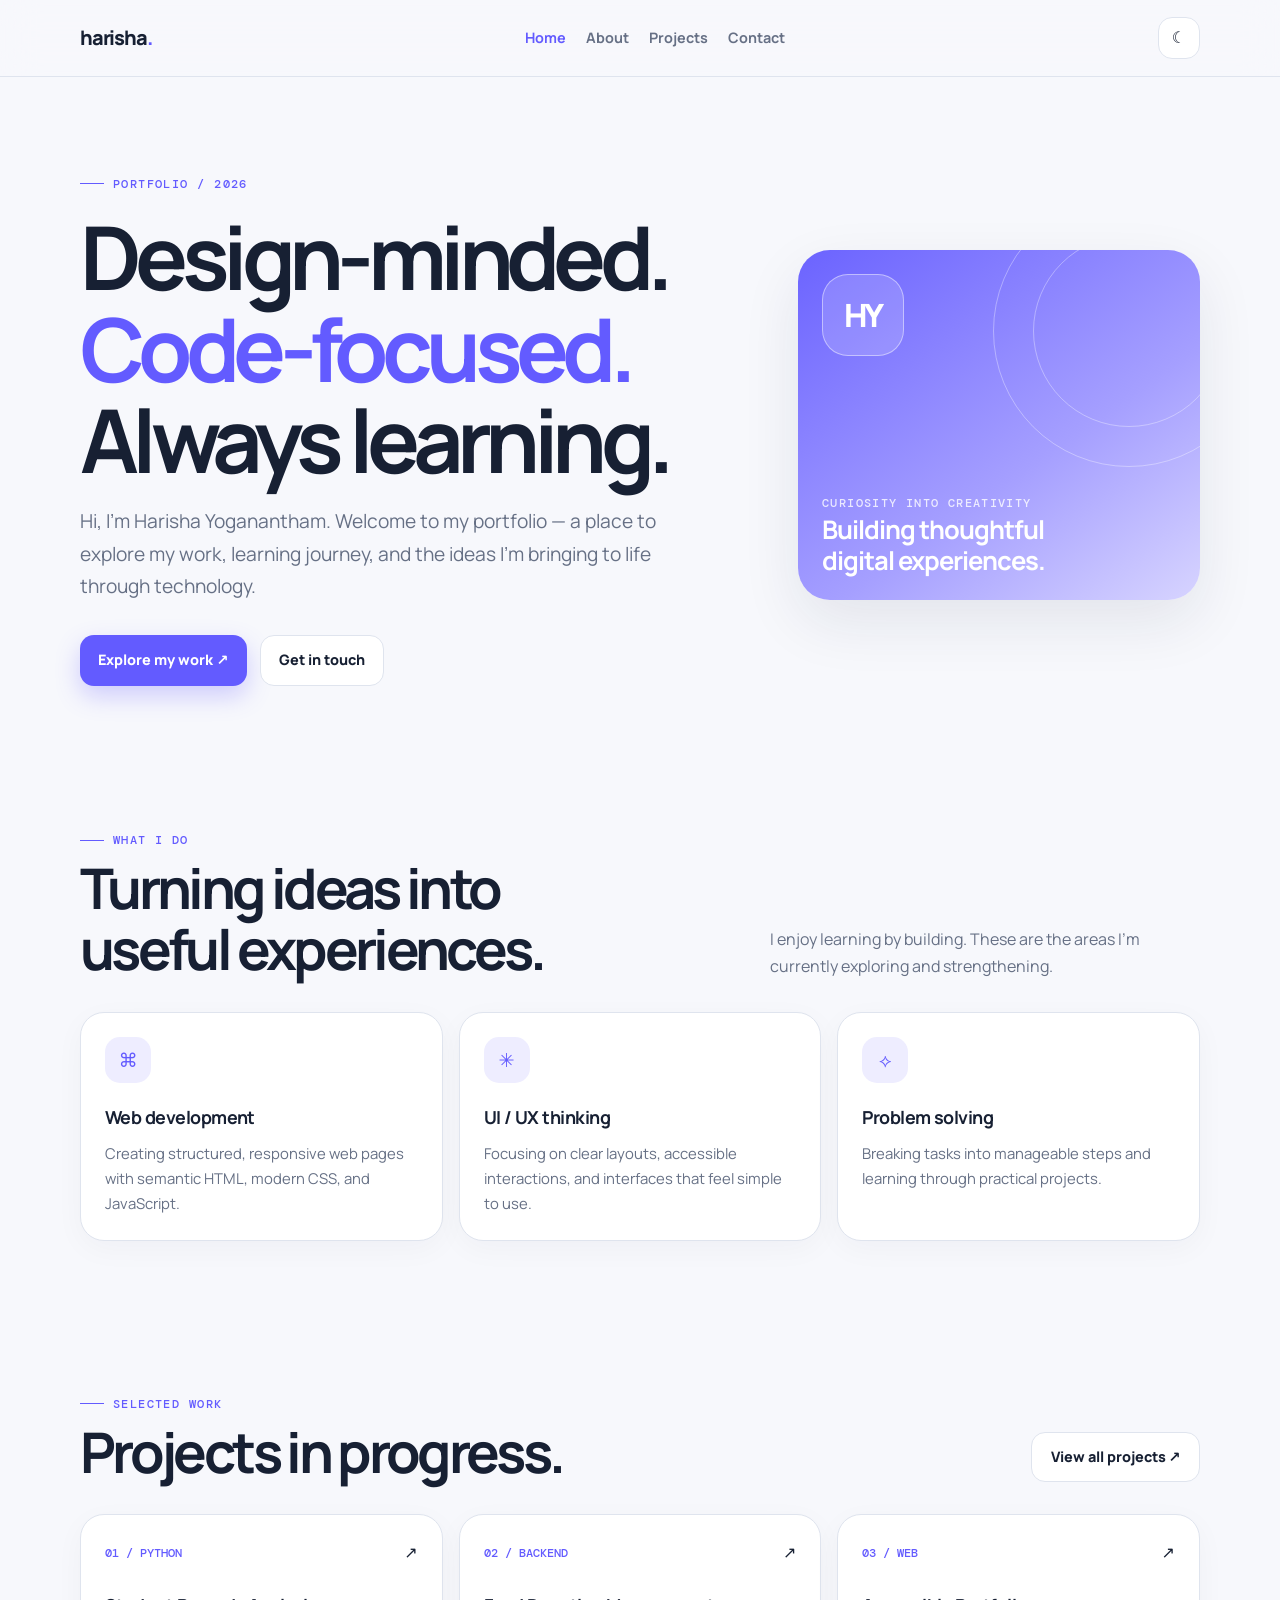
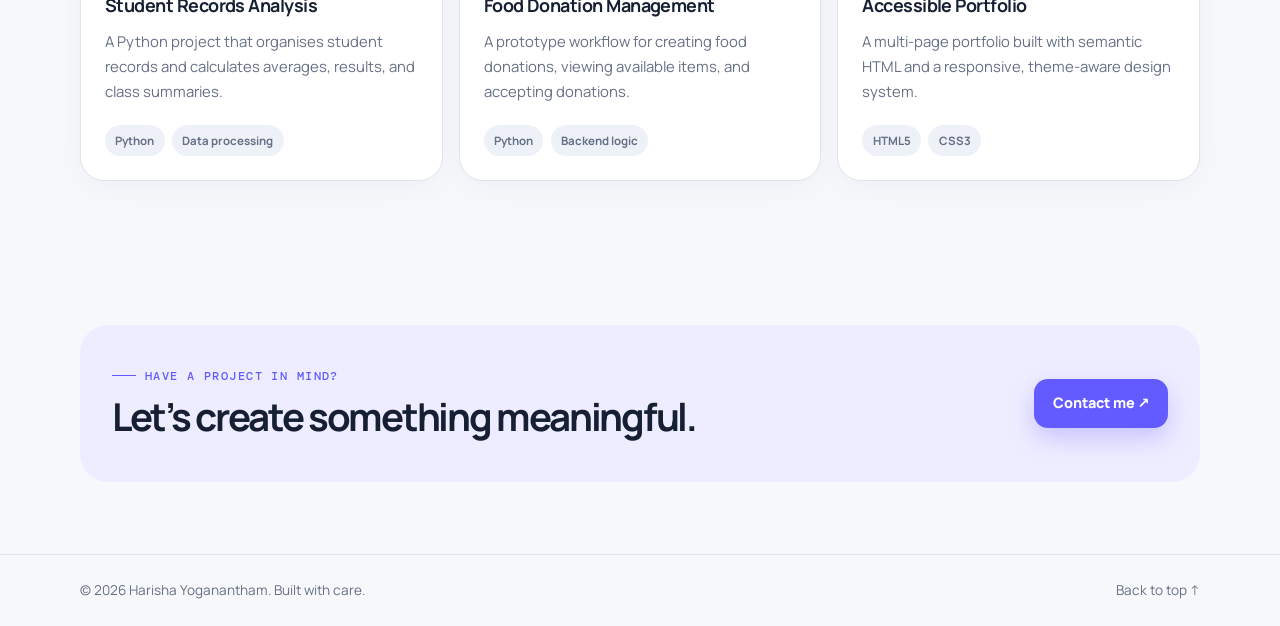
<file: harisha_responsive_portfolio/index.html>
<!doctype html>
<html lang="en"><head>
<meta charset="utf-8"><meta name="viewport" content="width=device-width, initial-scale=1">
<meta name="color-scheme" content="light dark"><meta name="description" content="Personal portfolio of Harisha Yoganantham, featuring skills, projects and contact information.">
<meta name="theme-color" content="#f7f8fc"><title>Home | Harisha Yoganantham</title>
<link rel="preconnect" href="https://fonts.googleapis.com"><link rel="preconnect" href="https://fonts.gstatic.com" crossorigin>
<link rel="stylesheet" href="assets/style.css"><script src="assets/script.js" defer></script>
</head><body><a class="skip-link" href="#main">Skip to content</a>
<header class="site-header"><div class="container nav-wrap">
<a class="brand" href="index.html" aria-label="Harisha Yoganantham home">harisha<span>.</span></a>
<nav class="nav-links" data-nav aria-label="Main navigation"><a href="index.html" aria-current="page">Home</a><a href="about.html">About</a><a href="projects.html">Projects</a><a href="contact.html">Contact</a></nav>
<div class="nav-actions"><button class="icon-btn" type="button" data-theme-toggle aria-label="Switch theme">☾</button>
<button class="menu-btn" type="button" data-menu-toggle aria-label="Open navigation menu" aria-expanded="false">☰</button></div>
</div></header>
<main id="main">
<section class="container hero"><div><span class="eyebrow">Portfolio / 2026</span>
<h1>Design-minded.<br><span class="accent">Code-focused.</span><br>Always learning.</h1>
<p class="lead">Hi, I’m Harisha Yoganantham. Welcome to my portfolio — a place to explore my work, learning journey, and the ideas I’m bringing to life through technology.</p>
<div class="button-row"><a class="btn btn-primary" href="projects.html">Explore my work ↗</a><a class="btn btn-secondary" href="contact.html">Get in touch</a></div></div>
<aside class="hero-card" aria-label="Introduction card"><div class="avatar-mark" aria-hidden="true">HY</div><div><small>Curiosity into creativity</small><strong>Building thoughtful digital experiences.</strong></div></aside></section>
<section class="section"><div class="container"><div class="section-head"><div><span class="eyebrow">What I do</span><h2>Turning ideas into<br>useful experiences.</h2></div><p>I enjoy learning by building. These are the areas I’m currently exploring and strengthening.</p></div>
<div class="grid-3"><article class="card"><div class="card-icon" aria-hidden="true">⌘</div><h3>Web development</h3><p>Creating structured, responsive web pages with semantic HTML, modern CSS, and JavaScript.</p></article>
<article class="card"><div class="card-icon" aria-hidden="true">✳</div><h3>UI / UX thinking</h3><p>Focusing on clear layouts, accessible interactions, and interfaces that feel simple to use.</p></article>
<article class="card"><div class="card-icon" aria-hidden="true">⟡</div><h3>Problem solving</h3><p>Breaking tasks into manageable steps and learning through practical projects.</p></article></div></div></section>
<section class="section"><div class="container"><div class="section-head"><div><span class="eyebrow">Selected work</span><h2>Projects in progress.</h2></div><a class="btn btn-secondary" href="projects.html">View all projects ↗</a></div>
<div class="grid-3"><article class="card project-card"><div class="project-top"><span class="project-number">01 / PYTHON</span><span>↗</span></div><h3>Student Records Analysis</h3><p>A Python project that organises student records and calculates averages, results, and class summaries.</p><div class="tag-list"><span class="tag">Python</span><span class="tag">Data processing</span></div></article>
<article class="card project-card"><div class="project-top"><span class="project-number">02 / BACKEND</span><span>↗</span></div><h3>Food Donation Management</h3><p>A prototype workflow for creating food donations, viewing available items, and accepting donations.</p><div class="tag-list"><span class="tag">Python</span><span class="tag">Backend logic</span></div></article>
<article class="card project-card"><div class="project-top"><span class="project-number">03 / WEB</span><span>↗</span></div><h3>Accessible Portfolio</h3><p>A multi-page portfolio built with semantic HTML and a responsive, theme-aware design system.</p><div class="tag-list"><span class="tag">HTML5</span><span class="tag">CSS3</span></div></article></div></div></section>
<section class="section"><div class="container cta"><div><span class="eyebrow">Have a project in mind?</span><h2>Let’s create something meaningful.</h2></div><a class="btn btn-primary" href="contact.html">Contact me ↗</a></div></section>
</main><footer class="site-footer"><div class="container footer-wrap">
<span>© <span data-year></span> Harisha Yoganantham. Built with care.</span><a href="#main">Back to top ↑</a>
</div></footer></body></html>
</file>
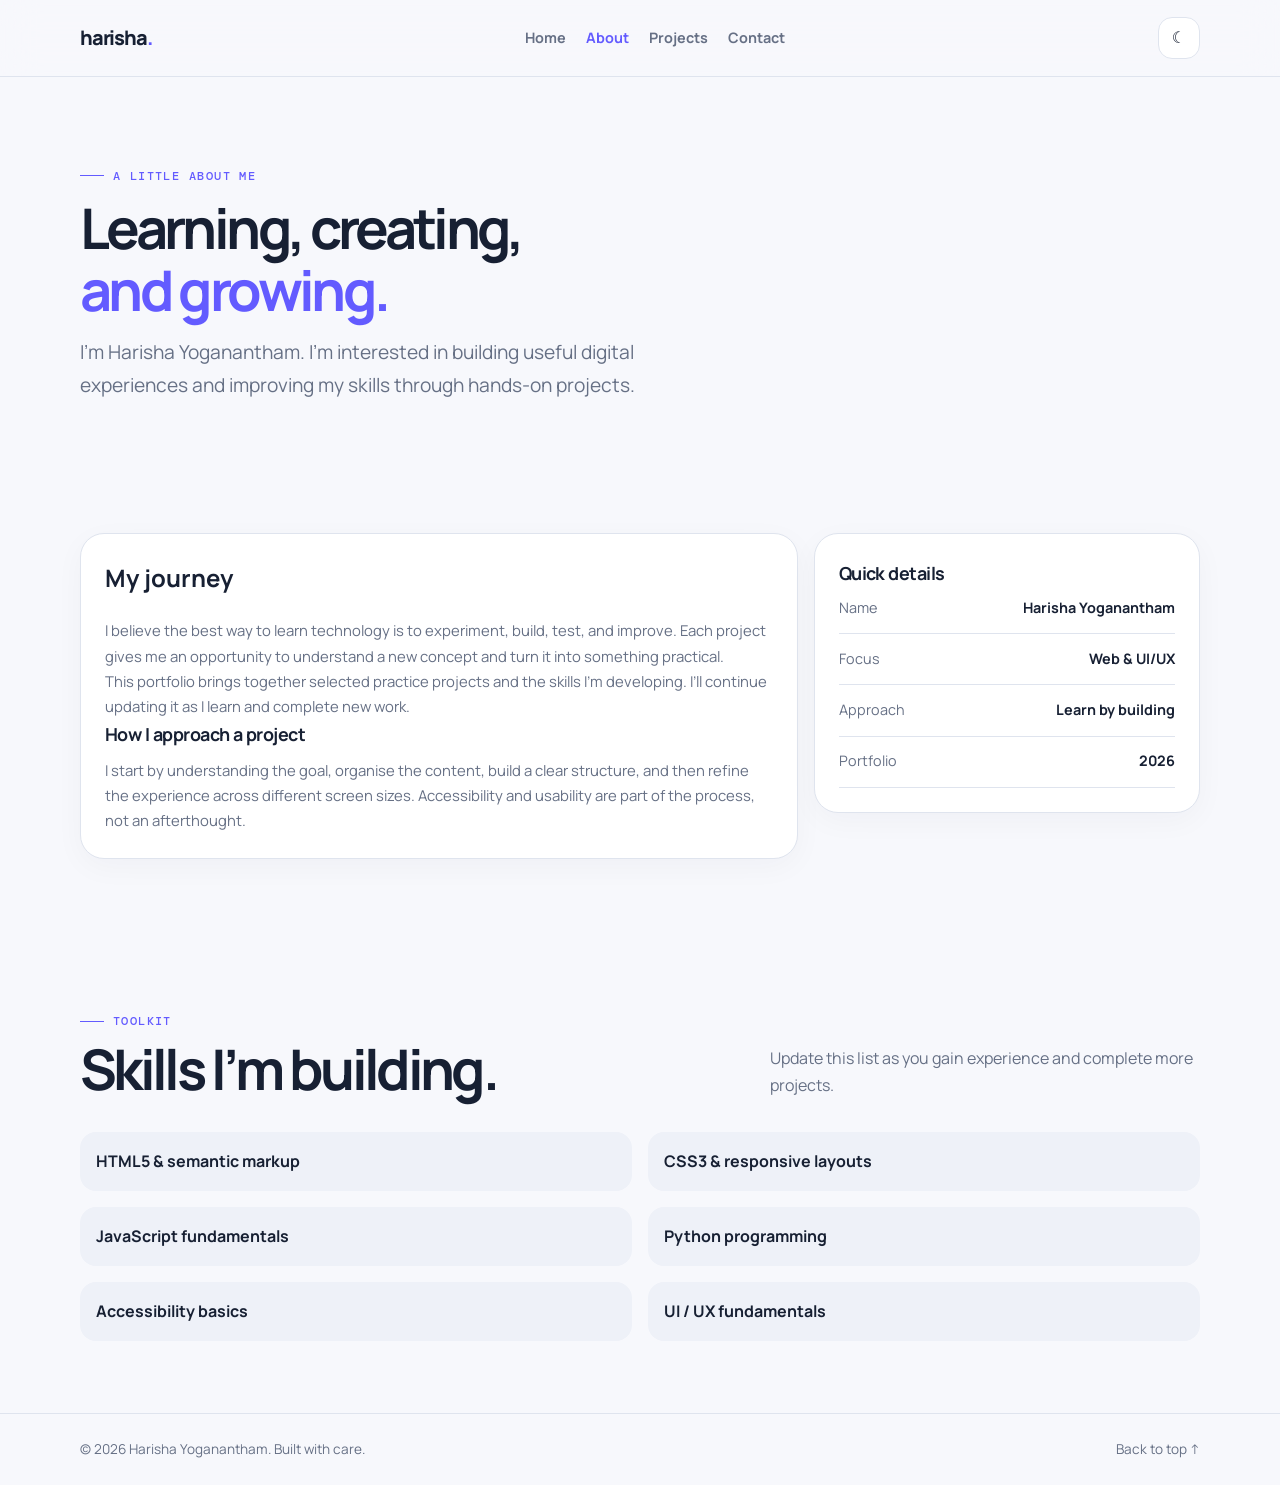
<file: harisha_responsive_portfolio/about.html>
<!doctype html>
<html lang="en"><head>
<meta charset="utf-8"><meta name="viewport" content="width=device-width, initial-scale=1">
<meta name="color-scheme" content="light dark"><meta name="description" content="Learn more about Harisha Yoganantham, learning interests and approach.">
<meta name="theme-color" content="#f7f8fc"><title>About | Harisha Yoganantham</title>
<link rel="preconnect" href="https://fonts.googleapis.com"><link rel="preconnect" href="https://fonts.gstatic.com" crossorigin>
<link rel="stylesheet" href="assets/style.css"><script src="assets/script.js" defer></script>
</head><body><a class="skip-link" href="#main">Skip to content</a>
<header class="site-header"><div class="container nav-wrap">
<a class="brand" href="index.html" aria-label="Harisha Yoganantham home">harisha<span>.</span></a>
<nav class="nav-links" data-nav aria-label="Main navigation"><a href="index.html">Home</a><a href="about.html" aria-current="page">About</a><a href="projects.html">Projects</a><a href="contact.html">Contact</a></nav>
<div class="nav-actions"><button class="icon-btn" type="button" data-theme-toggle aria-label="Switch theme">☾</button>
<button class="menu-btn" type="button" data-menu-toggle aria-label="Open navigation menu" aria-expanded="false">☰</button></div>
</div></header><main id="main">
<section class="container page-hero"><div class="page-heading"><span class="eyebrow">A little about me</span><h1>Learning, creating,<br><span class="accent">and growing.</span></h1><p class="lead">I’m Harisha Yoganantham. I’m interested in building useful digital experiences and improving my skills through hands-on projects.</p></div></section>
<section class="section"><div class="container content-grid"><article class="card prose"><h2>My journey</h2><p>I believe the best way to learn technology is to experiment, build, test, and improve. Each project gives me an opportunity to understand a new concept and turn it into something practical.</p><p>This portfolio brings together selected practice projects and the skills I’m developing. I’ll continue updating it as I learn and complete new work.</p><h3>How I approach a project</h3><p>I start by understanding the goal, organise the content, build a clear structure, and then refine the experience across different screen sizes. Accessibility and usability are part of the process, not an afterthought.</p></article>
<aside class="card"><h3>Quick details</h3><div class="info-list"><div class="info-row"><span>Name</span><strong>Harisha Yoganantham</strong></div><div class="info-row"><span>Focus</span><strong>Web & UI/UX</strong></div><div class="info-row"><span>Approach</span><strong>Learn by building</strong></div><div class="info-row"><span>Portfolio</span><strong>2026</strong></div></div></aside></div></section>
<section class="section"><div class="container"><div class="section-head"><div><span class="eyebrow">Toolkit</span><h2>Skills I’m building.</h2></div><p>Update this list as you gain experience and complete more projects.</p></div><div class="skill-grid"><div class="skill-item">HTML5 & semantic markup</div><div class="skill-item">CSS3 & responsive layouts</div><div class="skill-item">JavaScript fundamentals</div><div class="skill-item">Python programming</div><div class="skill-item">Accessibility basics</div><div class="skill-item">UI / UX fundamentals</div></div></div></section>
</main><footer class="site-footer"><div class="container footer-wrap">
<span>© <span data-year></span> Harisha Yoganantham. Built with care.</span><a href="#main">Back to top ↑</a>
</div></footer></body></html>
</file>
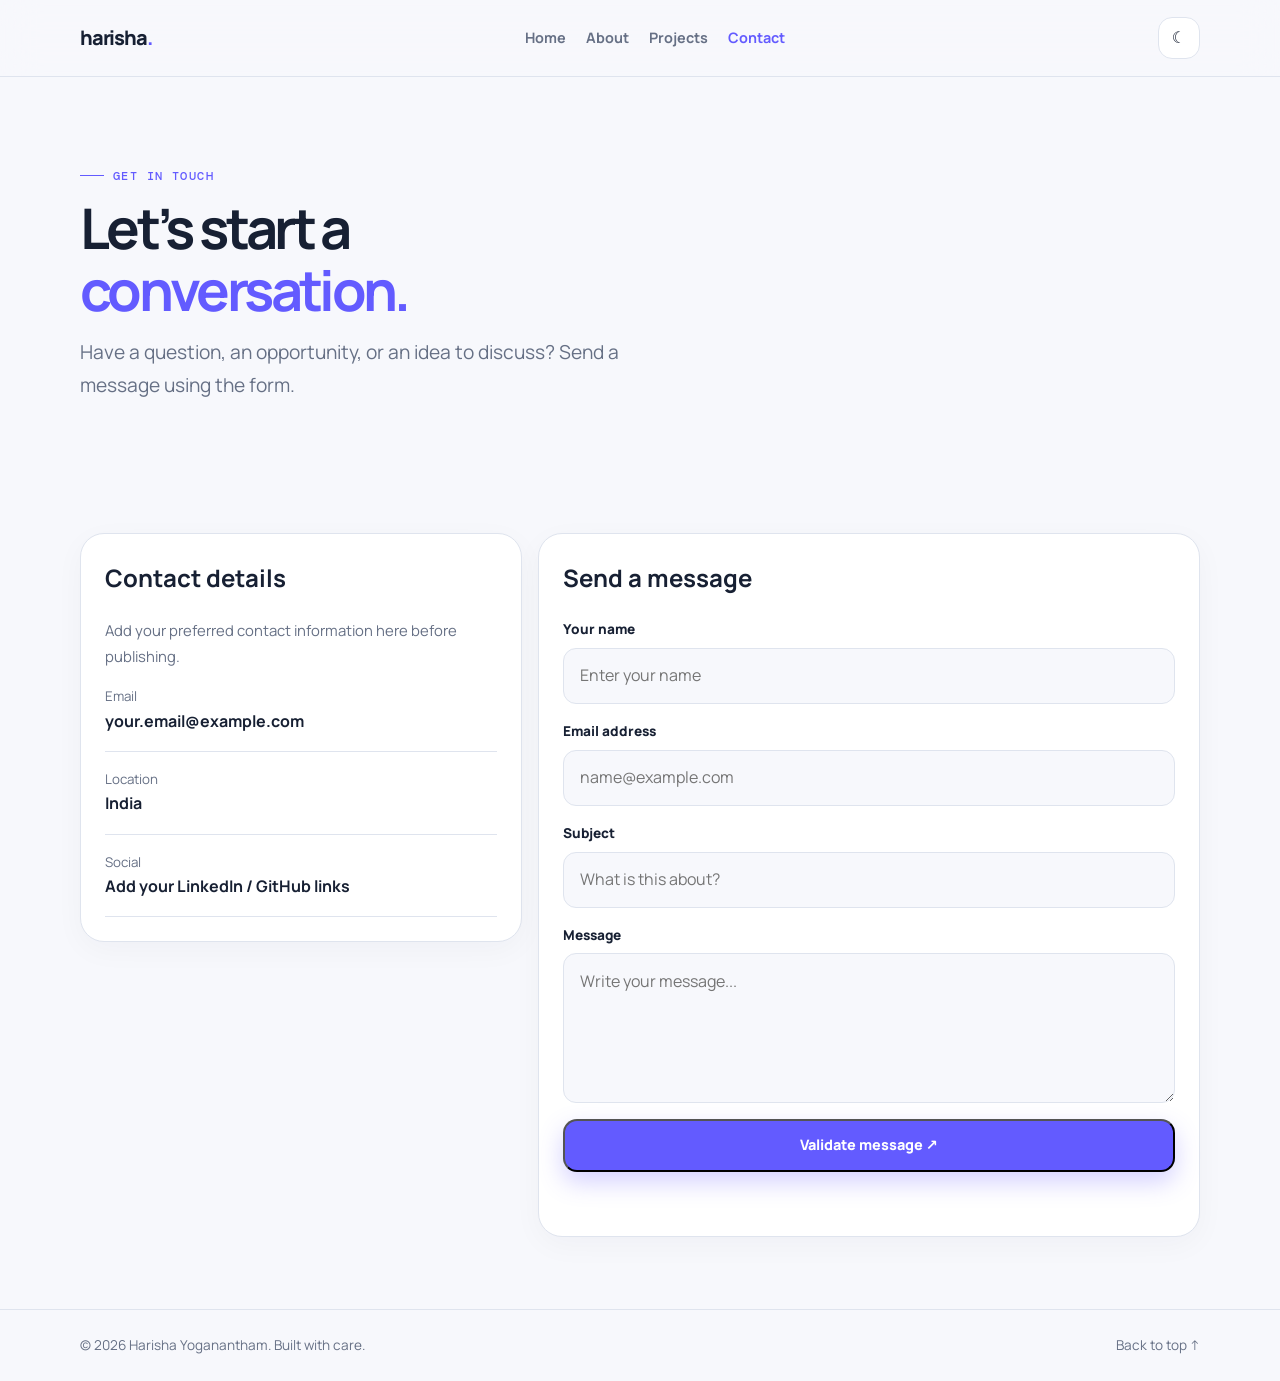
<file: harisha_responsive_portfolio/contact.html>
<!doctype html>
<html lang="en"><head>
<meta charset="utf-8"><meta name="viewport" content="width=device-width, initial-scale=1">
<meta name="color-scheme" content="light dark"><meta name="description" content="Contact Harisha Yoganantham.">
<meta name="theme-color" content="#f7f8fc"><title>Contact | Harisha Yoganantham</title>
<link rel="preconnect" href="https://fonts.googleapis.com"><link rel="preconnect" href="https://fonts.gstatic.com" crossorigin>
<link rel="stylesheet" href="assets/style.css"><script src="assets/script.js" defer></script>
</head><body><a class="skip-link" href="#main">Skip to content</a>
<header class="site-header"><div class="container nav-wrap">
<a class="brand" href="index.html" aria-label="Harisha Yoganantham home">harisha<span>.</span></a>
<nav class="nav-links" data-nav aria-label="Main navigation"><a href="index.html">Home</a><a href="about.html">About</a><a href="projects.html">Projects</a><a href="contact.html" aria-current="page">Contact</a></nav>
<div class="nav-actions"><button class="icon-btn" type="button" data-theme-toggle aria-label="Switch theme">☾</button>
<button class="menu-btn" type="button" data-menu-toggle aria-label="Open navigation menu" aria-expanded="false">☰</button></div>
</div></header><main id="main">
<section class="container page-hero"><div class="page-heading"><span class="eyebrow">Get in touch</span><h1>Let’s start a<br><span class="accent">conversation.</span></h1><p class="lead">Have a question, an opportunity, or an idea to discuss? Send a message using the form.</p></div></section>
<section class="section"><div class="container contact-layout"><aside class="card"><h2>Contact details</h2><p style="color:var(--muted)">Add your preferred contact information here before publishing.</p><div class="contact-method"><small>Email</small><strong>your.email@example.com</strong></div><div class="contact-method"><small>Location</small><strong>India</strong></div><div class="contact-method"><small>Social</small><strong>Add your LinkedIn / GitHub links</strong></div></aside>
<section class="card"><h2>Send a message</h2><form class="form" data-contact-form>
<div class="field"><label for="name">Your name</label><input id="name" name="name" autocomplete="name" required minlength="2" placeholder="Enter your name"></div>
<div class="field"><label for="email">Email address</label><input id="email" name="email" type="email" autocomplete="email" required placeholder="name@example.com"></div>
<div class="field"><label for="subject">Subject</label><input id="subject" name="subject" required placeholder="What is this about?"></div>
<div class="field"><label for="message">Message</label><textarea id="message" name="message" required minlength="10" placeholder="Write your message..."></textarea></div>
<button class="btn btn-primary" type="submit">Validate message ↗</button><p class="form-status" data-form-status role="status" aria-live="polite"></p>
</form></section></div></section></main><footer class="site-footer"><div class="container footer-wrap">
<span>© <span data-year></span> Harisha Yoganantham. Built with care.</span><a href="#main">Back to top ↑</a>
</div></footer></body></html>
</file>
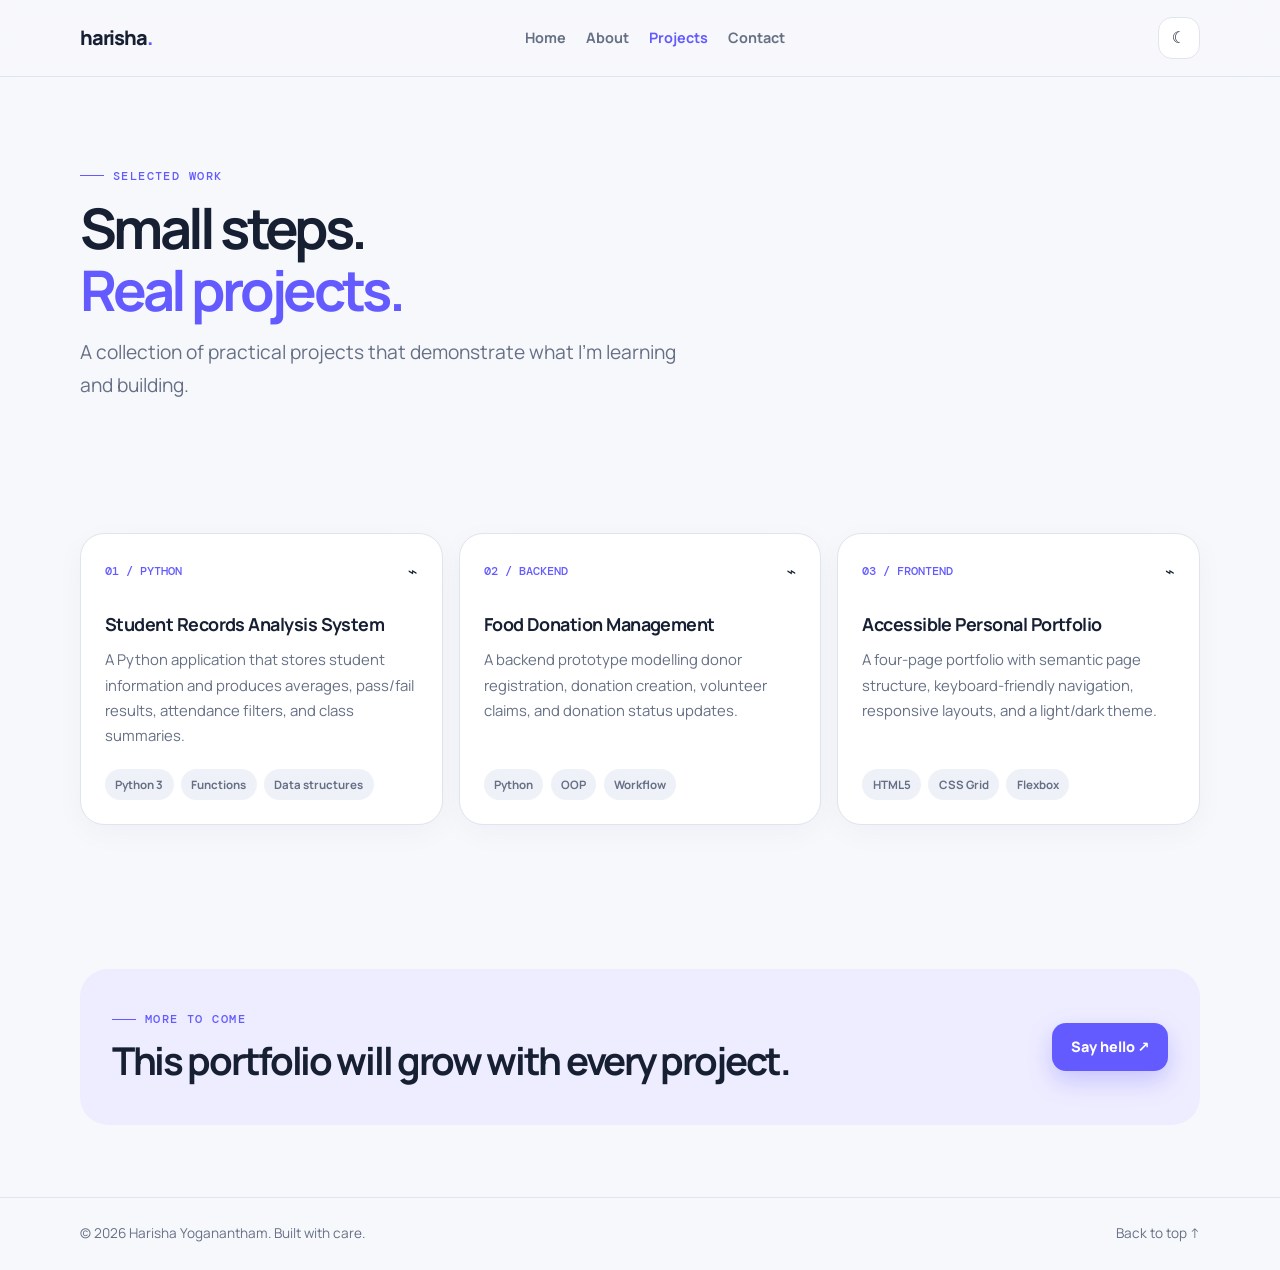
<file: harisha_responsive_portfolio/projects.html>
<!doctype html>
<html lang="en"><head>
<meta charset="utf-8"><meta name="viewport" content="width=device-width, initial-scale=1">
<meta name="color-scheme" content="light dark"><meta name="description" content="Selected projects by Harisha Yoganantham.">
<meta name="theme-color" content="#f7f8fc"><title>Projects | Harisha Yoganantham</title>
<link rel="preconnect" href="https://fonts.googleapis.com"><link rel="preconnect" href="https://fonts.gstatic.com" crossorigin>
<link rel="stylesheet" href="assets/style.css"><script src="assets/script.js" defer></script>
</head><body><a class="skip-link" href="#main">Skip to content</a>
<header class="site-header"><div class="container nav-wrap">
<a class="brand" href="index.html" aria-label="Harisha Yoganantham home">harisha<span>.</span></a>
<nav class="nav-links" data-nav aria-label="Main navigation"><a href="index.html">Home</a><a href="about.html">About</a><a href="projects.html" aria-current="page">Projects</a><a href="contact.html">Contact</a></nav>
<div class="nav-actions"><button class="icon-btn" type="button" data-theme-toggle aria-label="Switch theme">☾</button>
<button class="menu-btn" type="button" data-menu-toggle aria-label="Open navigation menu" aria-expanded="false">☰</button></div>
</div></header><main id="main">
<section class="container page-hero"><div class="page-heading"><span class="eyebrow">Selected work</span><h1>Small steps.<br><span class="accent">Real projects.</span></h1><p class="lead">A collection of practical projects that demonstrate what I’m learning and building.</p></div></section>
<section class="section"><div class="container grid-3">
<article class="card project-card"><div class="project-top"><span class="project-number">01 / PYTHON</span><span>⌁</span></div><h3>Student Records Analysis System</h3><p>A Python application that stores student information and produces averages, pass/fail results, attendance filters, and class summaries.</p><div class="tag-list"><span class="tag">Python 3</span><span class="tag">Functions</span><span class="tag">Data structures</span></div></article>
<article class="card project-card"><div class="project-top"><span class="project-number">02 / BACKEND</span><span>⌁</span></div><h3>Food Donation Management</h3><p>A backend prototype modelling donor registration, donation creation, volunteer claims, and donation status updates.</p><div class="tag-list"><span class="tag">Python</span><span class="tag">OOP</span><span class="tag">Workflow</span></div></article>
<article class="card project-card"><div class="project-top"><span class="project-number">03 / FRONTEND</span><span>⌁</span></div><h3>Accessible Personal Portfolio</h3><p>A four-page portfolio with semantic page structure, keyboard-friendly navigation, responsive layouts, and a light/dark theme.</p><div class="tag-list"><span class="tag">HTML5</span><span class="tag">CSS Grid</span><span class="tag">Flexbox</span></div></article>
</div></section><section class="section"><div class="container cta"><div><span class="eyebrow">More to come</span><h2>This portfolio will grow with every project.</h2></div><a class="btn btn-primary" href="contact.html">Say hello ↗</a></div></section>
</main><footer class="site-footer"><div class="container footer-wrap">
<span>© <span data-year></span> Harisha Yoganantham. Built with care.</span><a href="#main">Back to top ↑</a>
</div></footer></body></html>
</file>
<file: harisha_responsive_portfolio/assets/style.css>
@import url('https://fonts.googleapis.com/css2?family=DM+Mono:wght@400;500&family=Manrope:wght@400;500;600;700;800&display=swap');
:root{color-scheme:light;--bg:#f7f8fc;--surface:#fff;--surface-2:#eef1f8;--text:#172033;--muted:#667085;--line:#dfe4ee;--accent:#635bff;--accent-2:#8b83ff;--accent-soft:#eeedff;--shadow:0 22px 60px rgba(27,36,70,.09);--radius:24px;--container:1120px}
:root[data-theme="dark"]{color-scheme:dark;--bg:#0d1220;--surface:#151d2e;--surface-2:#1c263a;--text:#edf1fb;--muted:#a4aec3;--line:#2c3850;--accent:#a49cff;--accent-2:#c1bbff;--accent-soft:#28264a;--shadow:0 22px 60px rgba(0,0,0,.24)}
*{box-sizing:border-box}html{scroll-behavior:smooth;scroll-padding-top:6rem}body{margin:0;background:var(--bg);color:var(--text);font-family:Manrope,system-ui,sans-serif;line-height:1.7}a{color:inherit;text-decoration:none}a:hover{color:var(--accent)}button,input,textarea{font:inherit}:focus-visible{outline:3px solid var(--accent);outline-offset:4px;border-radius:6px}.skip-link{position:absolute;top:-100px;left:1rem;z-index:1000;padding:.7rem 1rem;background:var(--text);color:var(--bg);border-radius:10px}.skip-link:focus{top:1rem}.container{width:min(var(--container),calc(100% - 2rem));margin-inline:auto}
.site-header{position:sticky;top:0;z-index:50;background:color-mix(in srgb,var(--bg) 88%,transparent);backdrop-filter:blur(18px);border-bottom:1px solid var(--line)}.nav-wrap{min-height:76px;display:flex;align-items:center;justify-content:space-between;gap:1rem}.brand{font-weight:800;letter-spacing:-.06em;font-size:1.25rem}.brand span{color:var(--accent)}.nav-actions,.nav-links{display:flex;align-items:center;gap:1.25rem}.nav-links a{color:var(--muted);font-size:.9rem;font-weight:700}.nav-links a[aria-current=page],.nav-links a:hover{color:var(--accent)}.icon-btn,.menu-btn{border:1px solid var(--line);color:var(--text);background:var(--surface);width:42px;height:42px;border-radius:14px;display:grid;place-items:center;cursor:pointer}.menu-btn{display:none}
.hero{padding:5.5rem 0 4rem;display:grid;grid-template-columns:minmax(0,1.25fr) minmax(260px,.75fr);gap:3rem;align-items:center}.eyebrow{display:inline-flex;align-items:center;gap:.55rem;color:var(--accent);font:500 .75rem "DM Mono",monospace;text-transform:uppercase;letter-spacing:.12em}.eyebrow:before{content:"";width:24px;height:1px;background:currentColor}h1,h2,h3,p{margin-top:0}h1{font-size:clamp(2.7rem,7vw,5.5rem);line-height:1.04;letter-spacing:-.075em;margin:1.2rem 0;max-width:760px}.accent{color:var(--accent)}.lead{color:var(--muted);font-size:clamp(1rem,2vw,1.2rem);max-width:620px}.button-row{display:flex;flex-wrap:wrap;gap:.8rem;margin-top:2rem}.btn{display:inline-flex;align-items:center;justify-content:center;gap:.55rem;min-height:48px;padding:.75rem 1.15rem;border-radius:14px;font-weight:800;font-size:.9rem;transition:transform .2s,background .2s}.btn:hover{transform:translateY(-2px)}.btn-primary{color:white;background:var(--accent);box-shadow:0 10px 24px color-mix(in srgb,var(--accent) 28%,transparent)}.btn-primary:hover{color:white;background:var(--accent-2)}.btn-secondary{border:1px solid var(--line);background:var(--surface)}
.hero-card{position:relative;min-height:350px;padding:1.5rem;border-radius:32px;background:linear-gradient(145deg,#6b63ff,#a59fff 60%,#d7d4ff);box-shadow:var(--shadow);overflow:hidden;color:#fff;display:flex;flex-direction:column;justify-content:space-between}.hero-card:before,.hero-card:after{content:"";position:absolute;border:1px solid rgba(255,255,255,.35);border-radius:50%;width:270px;height:270px;right:-65px;top:-55px}.hero-card:after{width:190px;height:190px;right:-25px;top:-15px}.hero-card>*{position:relative;z-index:1}.avatar-mark{width:82px;height:82px;display:grid;place-items:center;border:1px solid rgba(255,255,255,.45);background:rgba(255,255,255,.16);border-radius:26px;font-size:2rem;font-weight:800;letter-spacing:-.08em}.hero-card small{font:500 .72rem "DM Mono",monospace;text-transform:uppercase;letter-spacing:.12em;opacity:.8}.hero-card strong{display:block;font-size:1.6rem;line-height:1.2;letter-spacing:-.04em;max-width:230px}
.section{padding:4.5rem 0}.section-head{display:flex;align-items:end;justify-content:space-between;gap:1rem;margin-bottom:2rem}.section-head h2,.page-heading h1{font-size:clamp(2rem,5vw,3.5rem);line-height:1.1;letter-spacing:-.065em;margin:.5rem 0 0}.section-head p{color:var(--muted);max-width:430px;margin:0}.grid-3{display:grid;grid-template-columns:repeat(3,minmax(0,1fr));gap:1rem}.card{padding:1.5rem;border:1px solid var(--line);background:var(--surface);border-radius:var(--radius);box-shadow:0 8px 30px rgba(25,35,70,.035)}.card-icon{width:46px;height:46px;display:grid;place-items:center;border-radius:15px;color:var(--accent);background:var(--accent-soft);font-size:1.2rem;margin-bottom:1.2rem}.card h3{font-size:1.12rem;letter-spacing:-.03em;margin-bottom:.5rem}.card p{color:var(--muted);font-size:.93rem;margin-bottom:0}.project-card{display:flex;flex-direction:column;min-height:255px}.project-top{display:flex;justify-content:space-between;align-items:center;margin-bottom:1.5rem}.project-number{font:500 .75rem "DM Mono",monospace;color:var(--accent)}.tag-list{display:flex;flex-wrap:wrap;gap:.45rem;margin-top:auto;padding-top:1.3rem}.tag{padding:.35rem .65rem;border-radius:99px;background:var(--surface-2);color:var(--muted);font-size:.72rem;font-weight:700}.cta{display:flex;align-items:center;justify-content:space-between;gap:2rem;padding:2rem;border-radius:28px;background:var(--accent-soft)}.cta h2{margin:0;font-size:clamp(1.5rem,4vw,2.4rem);letter-spacing:-.06em}.site-footer{border-top:1px solid var(--line);padding:1.5rem 0;color:var(--muted);font-size:.85rem}.footer-wrap{display:flex;align-items:center;justify-content:space-between;gap:1rem}.page-hero{padding:5rem 0 2.5rem}.page-heading{max-width:760px}.page-heading h1{margin:.8rem 0 1rem}.content-grid{display:grid;grid-template-columns:minmax(0,1.3fr) minmax(250px,.7fr);gap:1rem;align-items:start}.prose p{color:var(--muted)}.info-list{display:grid;gap:.8rem}.info-row{display:flex;justify-content:space-between;gap:1rem;padding-bottom:.8rem;border-bottom:1px solid var(--line);font-size:.9rem}.info-row span:first-child{color:var(--muted)}.skill-grid{display:grid;grid-template-columns:repeat(2,minmax(0,1fr));gap:1rem}.skill-item{padding:1rem;border-radius:16px;background:var(--surface-2);font-weight:700}.contact-layout{display:grid;grid-template-columns:.8fr 1.2fr;gap:1rem;align-items:start}.contact-method{padding:1rem 0;border-bottom:1px solid var(--line)}.contact-method small{color:var(--muted);display:block}.form{display:grid;gap:1rem}.field{display:grid;gap:.4rem}.field label{font-size:.85rem;font-weight:800}.field input,.field textarea{width:100%;border:1px solid var(--line);border-radius:13px;padding:.85rem 1rem;color:var(--text);background:var(--bg)}.field textarea{min-height:150px;resize:vertical}.form-status{min-height:1.5rem;color:var(--accent);font-size:.9rem}
@media(max-width:800px){.hero{grid-template-columns:1fr;padding-top:4rem;gap:2rem}.hero-card{min-height:260px}.grid-3{grid-template-columns:repeat(2,minmax(0,1fr))}.content-grid,.contact-layout{grid-template-columns:1fr}}
@media(max-width:620px){.nav-wrap{min-height:68px}.menu-btn{display:grid}.nav-actions{gap:.5rem}.nav-links{display:none;position:absolute;top:68px;left:0;right:0;padding:1rem;background:var(--surface);border-bottom:1px solid var(--line);flex-direction:column;align-items:stretch;gap:0}.nav-links.is-open{display:flex}.nav-links a{padding:.8rem 1rem;border-radius:10px}.hero{padding:3.5rem 0 2.5rem}.section{padding:3rem 0}.section-head{align-items:start;flex-direction:column}.grid-3,.skill-grid{grid-template-columns:1fr}.cta,.footer-wrap{align-items:flex-start;flex-direction:column}.page-hero{padding:3.5rem 0 1.5rem}}
@media(prefers-reduced-motion:reduce){*,*:before,*:after{scroll-behavior:auto!important;transition-duration:.01ms!important;animation-duration:.01ms!important;animation-iteration-count:1!important}}
</file>
